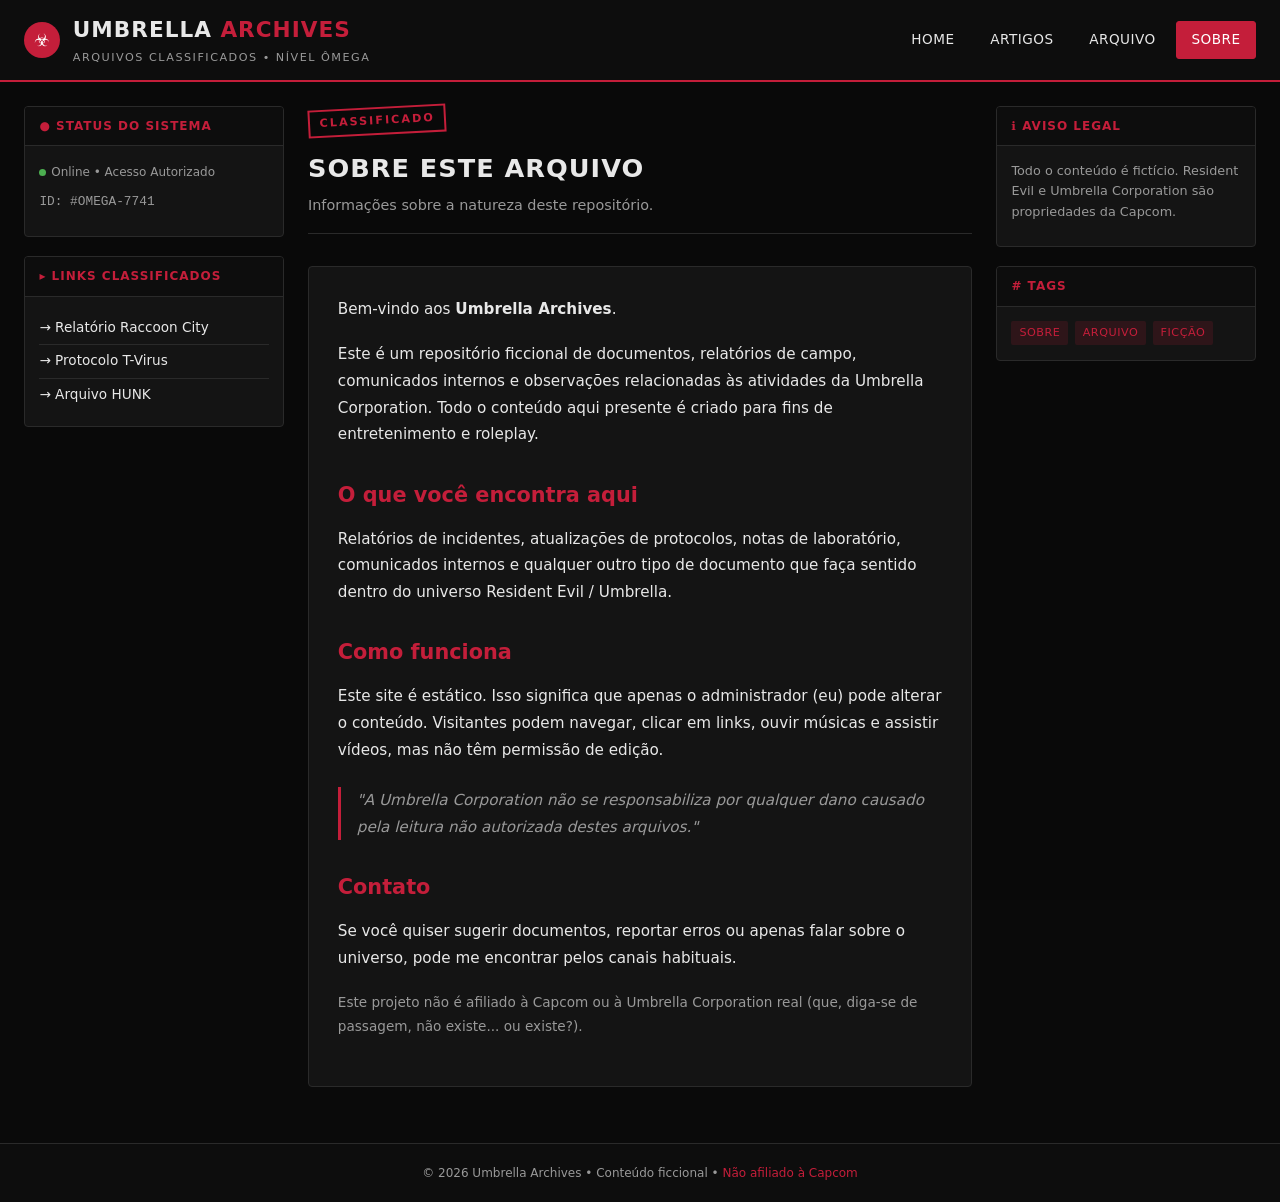
<file: about.html>
<!DOCTYPE html>
<html lang="pt-BR">
<head>
  <meta charset="UTF-8">
  <meta name="viewport" content="width=device-width, initial-scale=1.0">
  <title>Sobre // Umbrella Archives</title>
  <link rel="stylesheet" href="style.css">
  <link rel="icon" href="data:image/svg+xml,<svg xmlns='http://www.w3.org/2000/svg' viewBox='0 0 100 100'><text y='.9em' font-size='90'>☣</text></svg>">
</head>
<body>

  <header class="header">
    <div class="logo-area">
      <div class="logo-symbol">☣</div>
      <div>
        <div class="blog-title">UMBRELLA <span>ARCHIVES</span></div>
        <div class="blog-tagline">Arquivos Classificados • Nível Ômega</div>
      </div>
    </div>

    <button class="menu-toggle" id="menuToggle" aria-label="Menu">☰</button>

    <nav class="nav" id="mainNav">
      <a href="index.html">Home</a>
      <a href="articles.html">Artigos</a>
      <a href="archive.html">Arquivo</a>
      <a href="about.html" class="active">Sobre</a>
    </nav>
  </header>

  <div class="container">

    <!-- Sidebar esquerda (mesma estrutura, pode personalizar) -->
    <aside class="sidebar left">
      <div class="widget">
        <div class="widget-header">● Status do Sistema</div>
        <div class="widget-body">
          <p class="status-online">Online • Acesso Autorizado</p>
          <p class="terminal-text">ID: #OMEGA-7741</p>
        </div>
      </div>

      <div class="widget">
        <div class="widget-header">▸ Links Classificados</div>
        <div class="widget-body link-list">
          <a href="index.html">→ Voltar para Home</a>
          <a href="articles.html">→ Ver Artigos</a>
          <a href="archive.html">→ Arquivo Completo</a>
        </div>
      </div>
    </aside>

    <!-- Conteúdo principal -->
    <main class="content">
      <div class="page-header">
        <div class="classified">CLASSIFICADO</div>
        <h1>Sobre este Arquivo</h1>
        <p>Informações sobre a natureza deste repositório.</p>
      </div>

      <article class="article">
        <div class="article-content">
          <p>
            Bem-vindo aos <strong>Umbrella Archives</strong>.
          </p>
          <p>
            Este é um repositório ficcional de documentos, relatórios de campo, 
            comunicados internos e observações relacionadas às atividades da 
            Umbrella Corporation. Todo o conteúdo aqui presente é criado para 
            fins de entretenimento e roleplay.
          </p>

          <h2>O que você encontra aqui</h2>
          <p>
            Relatórios de incidentes, atualizações de protocolos, notas de laboratório, 
            comunicados internos e qualquer outro tipo de documento que faça sentido 
            dentro do universo Resident Evil / Umbrella.
          </p>

          <h2>Como funciona</h2>
          <p>
            Este site é estático. Isso significa que apenas o administrador (eu) 
            pode alterar o conteúdo. Visitantes podem navegar, clicar em links, 
            ouvir músicas e assistir vídeos, mas não têm permissão de edição.
          </p>

          <blockquote>
            "A Umbrella Corporation não se responsabiliza por qualquer dano 
            causado pela leitura não autorizada destes arquivos."
          </blockquote>

          <h2>Contato</h2>
          <p>
            Se você quiser sugerir documentos, reportar erros ou apenas falar 
            sobre o universo, pode me encontrar pelos canais habituais.
          </p>

          <p class="mt-2" style="font-size:0.85rem;color:var(--text-muted);">
            Este projeto não é afiliado à Capcom ou à Umbrella Corporation real 
            (que, diga-se de passagem, não existe... ou existe?).
          </p>
        </div>
      </article>
    </main>

    <!-- Sidebar direita -->
    <aside class="sidebar right">
      <div class="widget">
        <div class="widget-header">ℹ Aviso Legal</div>
        <div class="widget-body">
          <p style="font-size:0.8rem;">
            Todo o conteúdo é fictício. Resident Evil e Umbrella Corporation 
            são propriedades da Capcom.
          </p>
        </div>
      </div>

      <div class="widget">
        <div class="widget-header"># Tags</div>
        <div class="widget-body">
          <div class="post-tags">
            <span class="tag">Sobre</span>
            <span class="tag">Arquivo</span>
            <span class="tag">Ficção</span>
          </div>
        </div>
      </div>
    </aside>
  </div>

  <footer class="footer">
    <p>
      © 2026 Umbrella Archives • Conteúdo ficcional • 
      <span class="text-accent">Não afiliado à Capcom</span>
    </p>
  </footer>

  <script src="config.js"></script>
  <script src="script.js"></script>
</body>
</html>
</file>
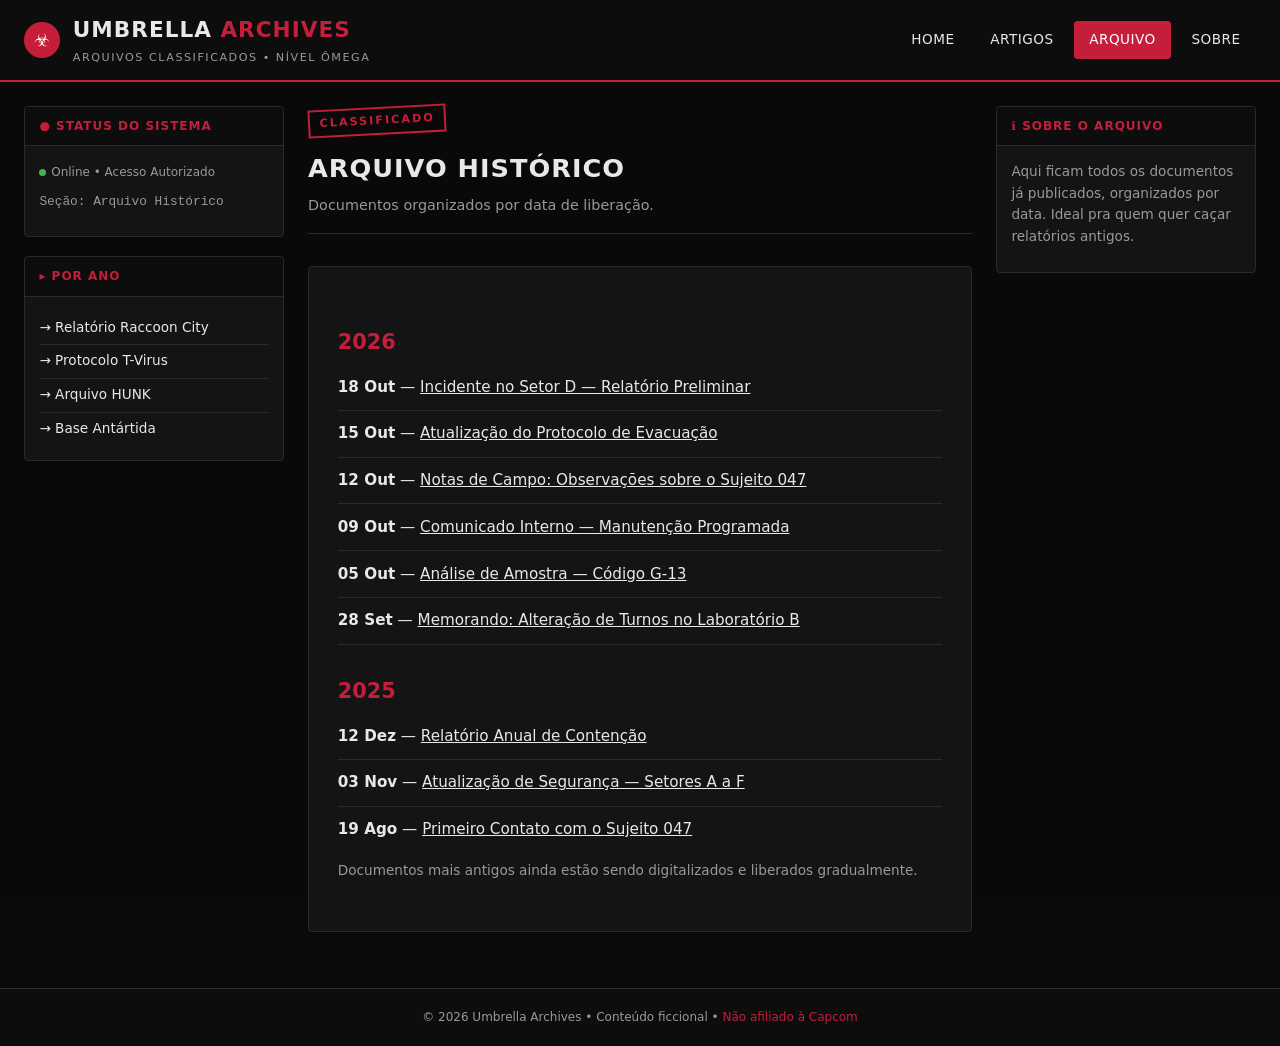
<file: archive.html>
<!DOCTYPE html>
<html lang="pt-BR">
<head>
  <meta charset="UTF-8">
  <meta name="viewport" content="width=device-width, initial-scale=1.0">
  <title>Arquivo // Umbrella Archives</title>
  <link rel="stylesheet" href="style.css">
  <link rel="icon" href="data:image/svg+xml,<svg xmlns='http://www.w3.org/2000/svg' viewBox='0 0 100 100'><text y='.9em' font-size='90'>☣</text></svg>">
</head>
<body>

  <header class="header">
    <div class="logo-area">
      <div class="logo-symbol">☣</div>
      <div>
        <div class="blog-title">UMBRELLA <span>ARCHIVES</span></div>
        <div class="blog-tagline">Arquivos Classificados • Nível Ômega</div>
      </div>
    </div>

    <button class="menu-toggle" id="menuToggle" aria-label="Menu">☰</button>

    <nav class="nav" id="mainNav">
      <a href="index.html">Home</a>
      <a href="articles.html">Artigos</a>
      <a href="archive.html" class="active">Arquivo</a>
      <a href="about.html">Sobre</a>
    </nav>
  </header>

  <div class="container">

    <aside class="sidebar left">
      <div class="widget">
        <div class="widget-header">● Status do Sistema</div>
        <div class="widget-body">
          <p class="status-online">Online • Acesso Autorizado</p>
          <p class="terminal-text">Seção: Arquivo Histórico</p>
        </div>
      </div>

      <div class="widget">
        <div class="widget-header">▸ Por Ano</div>
        <div class="widget-body link-list">
          <a href="#">→ 2026</a>
          <a href="#">→ 2025</a>
          <a href="#">→ 2024</a>
          <a href="#">→ Anteriores</a>
        </div>
      </div>
    </aside>

    <main class="content">
      <div class="page-header">
        <div class="classified">CLASSIFICADO</div>
        <h1>Arquivo Histórico</h1>
        <p>Documentos organizados por data de liberação.</p>
      </div>

      <article class="article">
        <div class="article-content">
          <h2>2026</h2>
          <ul style="list-style:none;margin-bottom:1.5rem;">
            <li style="margin-bottom:0.6rem;padding-bottom:0.6rem;border-bottom:1px solid var(--border);">
              <strong>18 Out</strong> — <a href="#" style="color:var(--text);">Incidente no Setor D — Relatório Preliminar</a>
            </li>
            <li style="margin-bottom:0.6rem;padding-bottom:0.6rem;border-bottom:1px solid var(--border);">
              <strong>15 Out</strong> — <a href="#" style="color:var(--text);">Atualização do Protocolo de Evacuação</a>
            </li>
            <li style="margin-bottom:0.6rem;padding-bottom:0.6rem;border-bottom:1px solid var(--border);">
              <strong>12 Out</strong> — <a href="#" style="color:var(--text);">Notas de Campo: Observações sobre o Sujeito 047</a>
            </li>
            <li style="margin-bottom:0.6rem;padding-bottom:0.6rem;border-bottom:1px solid var(--border);">
              <strong>09 Out</strong> — <a href="#" style="color:var(--text);">Comunicado Interno — Manutenção Programada</a>
            </li>
            <li style="margin-bottom:0.6rem;padding-bottom:0.6rem;border-bottom:1px solid var(--border);">
              <strong>05 Out</strong> — <a href="#" style="color:var(--text);">Análise de Amostra — Código G-13</a>
            </li>
            <li style="margin-bottom:0.6rem;padding-bottom:0.6rem;border-bottom:1px solid var(--border);">
              <strong>28 Set</strong> — <a href="#" style="color:var(--text);">Memorando: Alteração de Turnos no Laboratório B</a>
            </li>
          </ul>

          <h2>2025</h2>
          <ul style="list-style:none;">
            <li style="margin-bottom:0.6rem;padding-bottom:0.6rem;border-bottom:1px solid var(--border);">
              <strong>12 Dez</strong> — <a href="#" style="color:var(--text);">Relatório Anual de Contenção</a>
            </li>
            <li style="margin-bottom:0.6rem;padding-bottom:0.6rem;border-bottom:1px solid var(--border);">
              <strong>03 Nov</strong> — <a href="#" style="color:var(--text);">Atualização de Segurança — Setores A a F</a>
            </li>
            <li style="margin-bottom:0.6rem;">
              <strong>19 Ago</strong> — <a href="#" style="color:var(--text);">Primeiro Contato com o Sujeito 047</a>
            </li>
          </ul>

          <p class="mt-2" style="font-size:0.85rem;color:var(--text-muted);">
            Documentos mais antigos ainda estão sendo digitalizados e liberados gradualmente.
          </p>
        </div>
      </article>
    </main>

    <aside class="sidebar right">
      <div class="widget">
        <div class="widget-header">ℹ Sobre o Arquivo</div>
        <div class="widget-body">
          <p style="font-size:0.85rem;">
            Aqui ficam todos os documentos já publicados, organizados por data.
            Ideal pra quem quer caçar relatórios antigos.
          </p>
        </div>
      </div>
    </aside>
  </div>

  <footer class="footer">
    <p>
      © 2026 Umbrella Archives • Conteúdo ficcional • 
      <span class="text-accent">Não afiliado à Capcom</span>
    </p>
  </footer>

  <script src="config.js"></script>
  <script src="script.js"></script>
</body>
</html>
</file>
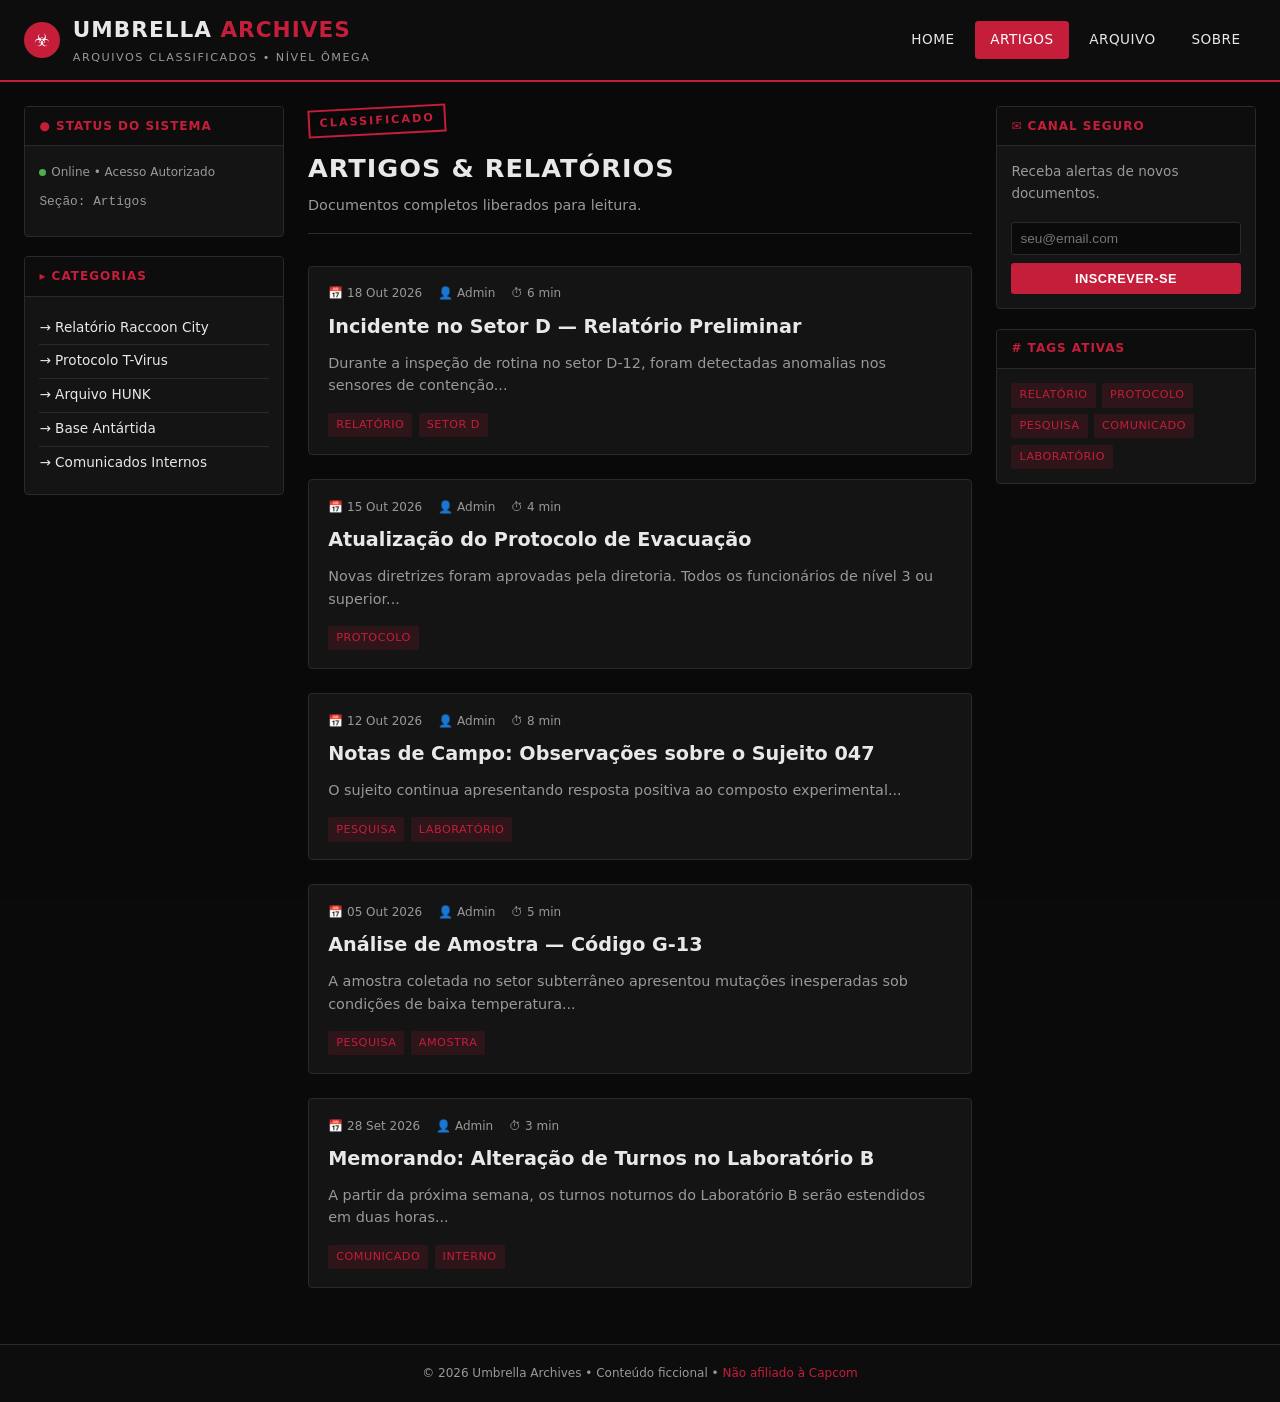
<file: articles.html>
<!DOCTYPE html>
<html lang="pt-BR">
<head>
  <meta charset="UTF-8">
  <meta name="viewport" content="width=device-width, initial-scale=1.0">
  <title>Artigos // Umbrella Archives</title>
  <link rel="stylesheet" href="style.css">
  <link rel="icon" href="data:image/svg+xml,<svg xmlns='http://www.w3.org/2000/svg' viewBox='0 0 100 100'><text y='.9em' font-size='90'>☣</text></svg>">
</head>
<body>

  <header class="header">
    <div class="logo-area">
      <div class="logo-symbol">☣</div>
      <div>
        <div class="blog-title">UMBRELLA <span>ARCHIVES</span></div>
        <div class="blog-tagline">Arquivos Classificados • Nível Ômega</div>
      </div>
    </div>

    <button class="menu-toggle" id="menuToggle" aria-label="Menu">☰</button>

    <nav class="nav" id="mainNav">
      <a href="index.html">Home</a>
      <a href="articles.html" class="active">Artigos</a>
      <a href="archive.html">Arquivo</a>
      <a href="about.html">Sobre</a>
    </nav>
  </header>

  <div class="container">

    <aside class="sidebar left">
      <div class="widget">
        <div class="widget-header">● Status do Sistema</div>
        <div class="widget-body">
          <p class="status-online">Online • Acesso Autorizado</p>
          <p class="terminal-text">Seção: Artigos</p>
        </div>
      </div>

      <div class="widget">
        <div class="widget-header">▸ Categorias</div>
        <div class="widget-body link-list">
          <a href="#">→ Relatórios de Campo</a>
          <a href="#">→ Protocolos</a>
          <a href="#">→ Pesquisa</a>
          <a href="#">→ Comunicados</a>
          <a href="#">→ Notas de Laboratório</a>
        </div>
      </div>
    </aside>

    <main class="content">
      <div class="page-header">
        <div class="classified">CLASSIFICADO</div>
        <h1>Artigos & Relatórios</h1>
        <p>Documentos completos liberados para leitura.</p>
      </div>

      <!-- Lista de artigos (pode adicionar mais cards aqui) -->
      <article class="post-card">
        <div class="post-card-body">
          <div class="post-meta">
            <span>📅 18 Out 2026</span>
            <span>👤 Admin</span>
            <span>⏱ 6 min</span>
          </div>
          <h2><a href="#">Incidente no Setor D — Relatório Preliminar</a></h2>
          <p class="post-excerpt">
            Durante a inspeção de rotina no setor D-12, foram detectadas anomalias nos sensores de contenção...
          </p>
          <div class="post-tags">
            <span class="tag">Relatório</span>
            <span class="tag">Setor D</span>
          </div>
        </div>
      </article>

      <article class="post-card">
        <div class="post-card-body">
          <div class="post-meta">
            <span>📅 15 Out 2026</span>
            <span>👤 Admin</span>
            <span>⏱ 4 min</span>
          </div>
          <h2><a href="#">Atualização do Protocolo de Evacuação</a></h2>
          <p class="post-excerpt">
            Novas diretrizes foram aprovadas pela diretoria. Todos os funcionários de nível 3 ou superior...
          </p>
          <div class="post-tags">
            <span class="tag">Protocolo</span>
          </div>
        </div>
      </article>

      <article class="post-card">
        <div class="post-card-body">
          <div class="post-meta">
            <span>📅 12 Out 2026</span>
            <span>👤 Admin</span>
            <span>⏱ 8 min</span>
          </div>
          <h2><a href="#">Notas de Campo: Observações sobre o Sujeito 047</a></h2>
          <p class="post-excerpt">
            O sujeito continua apresentando resposta positiva ao composto experimental...
          </p>
          <div class="post-tags">
            <span class="tag">Pesquisa</span>
            <span class="tag">Laboratório</span>
          </div>
        </div>
      </article>

      <article class="post-card">
        <div class="post-card-body">
          <div class="post-meta">
            <span>📅 05 Out 2026</span>
            <span>👤 Admin</span>
            <span>⏱ 5 min</span>
          </div>
          <h2><a href="#">Análise de Amostra — Código G-13</a></h2>
          <p class="post-excerpt">
            A amostra coletada no setor subterrâneo apresentou mutações inesperadas sob condições de baixa temperatura...
          </p>
          <div class="post-tags">
            <span class="tag">Pesquisa</span>
            <span class="tag">Amostra</span>
          </div>
        </div>
      </article>

      <article class="post-card">
        <div class="post-card-body">
          <div class="post-meta">
            <span>📅 28 Set 2026</span>
            <span>👤 Admin</span>
            <span>⏱ 3 min</span>
          </div>
          <h2><a href="#">Memorando: Alteração de Turnos no Laboratório B</a></h2>
          <p class="post-excerpt">
            A partir da próxima semana, os turnos noturnos do Laboratório B serão estendidos em duas horas...
          </p>
          <div class="post-tags">
            <span class="tag">Comunicado</span>
            <span class="tag">Interno</span>
          </div>
        </div>
      </article>

    </main>

    <aside class="sidebar right">
      <div class="widget">
        <div class="widget-header">✉ Canal Seguro</div>
        <div class="widget-body">
          <p>Receba alertas de novos documentos.</p>
          <input type="email" placeholder="seu@email.com" 
                 style="width:100%;padding:0.5rem;margin:0.5rem 0;background:#0a0a0a;border:1px solid var(--border);color:var(--text);border-radius:3px;font-size:0.85rem;">
          <button class="btn" style="width:100%;">Inscrever-se</button>
        </div>
      </div>

      <div class="widget">
        <div class="widget-header"># Tags Ativas</div>
        <div class="widget-body">
          <div class="post-tags">
            <span class="tag">Relatório</span>
            <span class="tag">Protocolo</span>
            <span class="tag">Pesquisa</span>
            <span class="tag">Comunicado</span>
            <span class="tag">Laboratório</span>
          </div>
        </div>
      </div>
    </aside>
  </div>

  <footer class="footer">
    <p>
      © 2026 Umbrella Archives • Conteúdo ficcional • 
      <span class="text-accent">Não afiliado à Capcom</span>
    </p>
  </footer>

  <script src="config.js"></script>
  <script src="script.js"></script>
</body>
</html>
</file>
<file: style.css>
/* ============================================================
   UMBRELLA ARCHIVES - ESTILO PRINCIPAL
   ============================================================
   EDITE AQUI PRA MUDAR CORES, FONTES E FUNDO DO SITE INTEIRO
   ============================================================ */

:root {
  /* CORES PRINCIPAIS - mude esses valores */
  --bg: #0a0a0a;              /* fundo geral */
  --bg-secondary: #111111;    /* cards e sidebars */
  --text: #e8e8e8;            /* texto principal */
  --text-muted: #999999;      /* texto secundário */
  --accent: #c41e3a;          /* vermelho Umbrella */
  --accent-hover: #ff2a4a;    /* vermelho no hover */
  --border: #2a2a2a;          /* bordas */
  --card-bg: #141414;         /* fundo dos posts */
  --header-bg: #0d0d0d;       /* fundo do header */

  /* FONTES - troque pelos nomes das fontes que quiser */
  --font-main: 'Segoe UI', system-ui, -apple-system, sans-serif;
  --font-heading: 'Segoe UI', system-ui, sans-serif;
  --font-mono: 'Courier New', Courier, monospace;

  /* FUNDO - pode colocar uma imagem aqui */
  --bg-image: none;           /* exemplo: url('sua-imagem.jpg') */
  --bg-overlay: rgba(10, 10, 10, 0.85); /* escurece a imagem de fundo */
}

/* Reset e base */
* {
  margin: 0;
  padding: 0;
  box-sizing: border-box;
}

html {
  scroll-behavior: smooth;
}

body {
  font-family: var(--font-main);
  background-color: var(--bg);
  background-image: var(--bg-image);
  background-size: cover;
  background-attachment: fixed;
  background-position: center;
  color: var(--text);
  line-height: 1.6;
  min-height: 100vh;
  position: relative;
}

/* Overlay escuro se tiver imagem de fundo */
body::before {
  content: '';
  position: fixed;
  inset: 0;
  background: var(--bg-overlay);
  z-index: -1;
  pointer-events: none;
}

/* ========== HEADER ========== */
.header {
  background: var(--header-bg);
  border-bottom: 2px solid var(--accent);
  padding: 0.8rem 1.5rem;
  position: sticky;
  top: 0;
  z-index: 100;
  display: flex;
  align-items: center;
  justify-content: space-between;
  gap: 1rem;
  flex-wrap: wrap;
}

.logo-area {
  display: flex;
  align-items: center;
  gap: 0.8rem;
}

.logo-symbol {
  width: 36px;
  height: 36px;
  background: var(--accent);
  border-radius: 50%;
  display: flex;
  align-items: center;
  justify-content: center;
  font-weight: bold;
  font-size: 1.1rem;
  color: white;
  flex-shrink: 0;
}

.blog-title {
  font-family: var(--font-heading);
  font-size: 1.35rem;
  font-weight: 700;
  letter-spacing: 1px;
  color: var(--text);
  text-transform: uppercase;
}

.blog-title span {
  color: var(--accent);
}

.blog-tagline {
  font-size: 0.7rem;
  color: var(--text-muted);
  letter-spacing: 1.5px;
  text-transform: uppercase;
  margin-top: 2px;
}

/* Nav */
.nav {
  display: flex;
  gap: 0.3rem;
  flex-wrap: wrap;
}

.nav a {
  color: var(--text);
  text-decoration: none;
  padding: 0.45rem 0.9rem;
  font-size: 0.85rem;
  font-weight: 500;
  border: 1px solid transparent;
  border-radius: 3px;
  transition: all 0.2s;
  text-transform: uppercase;
  letter-spacing: 0.5px;
}

.nav a:hover,
.nav a.active {
  background: var(--accent);
  color: white;
  border-color: var(--accent);
}

/* Botão menu mobile */
.menu-toggle {
  display: none;
  background: none;
  border: 1px solid var(--accent);
  color: var(--accent);
  padding: 0.4rem 0.7rem;
  font-size: 1.1rem;
  cursor: pointer;
  border-radius: 3px;
}

/* ========== LAYOUT PRINCIPAL ========== */
.container {
  display: grid;
  grid-template-columns: 260px 1fr 260px;
  gap: 1.5rem;
  max-width: 1400px;
  margin: 0 auto;
  padding: 1.5rem;
  min-height: calc(100vh - 140px);
}

/* Sidebars */
.sidebar {
  display: flex;
  flex-direction: column;
  gap: 1.2rem;
}

.widget {
  background: var(--card-bg);
  border: 1px solid var(--border);
  border-radius: 4px;
  overflow: hidden;
}

.widget-header {
  background: var(--header-bg);
  padding: 0.6rem 0.9rem;
  font-size: 0.75rem;
  font-weight: 700;
  text-transform: uppercase;
  letter-spacing: 1px;
  color: var(--accent);
  border-bottom: 1px solid var(--border);
  display: flex;
  align-items: center;
  gap: 0.4rem;
}

.widget-body {
  padding: 0.9rem;
  font-size: 0.85rem;
}

.widget-body p {
  margin-bottom: 0.6rem;
  color: var(--text-muted);
}

.widget-body ul {
  list-style: none;
}

.widget-body ul li {
  margin-bottom: 0.4rem;
}

.widget-body a {
  color: var(--text);
  text-decoration: none;
  transition: color 0.2s;
}

.widget-body a:hover {
  color: var(--accent);
}

/* Botões genéricos */
.btn {
  display: inline-block;
  background: var(--accent);
  color: white;
  border: none;
  padding: 0.5rem 1rem;
  font-size: 0.8rem;
  font-weight: 600;
  text-transform: uppercase;
  letter-spacing: 0.5px;
  border-radius: 3px;
  cursor: pointer;
  text-decoration: none;
  transition: background 0.2s;
}

.btn:hover {
  background: var(--accent-hover);
}

.btn-outline {
  background: transparent;
  border: 1px solid var(--accent);
  color: var(--accent);
}

.btn-outline:hover {
  background: var(--accent);
  color: white;
}

/* ========== CONTEÚDO CENTRAL ========== */
.content {
  display: flex;
  flex-direction: column;
  gap: 1.5rem;
}

.page-header {
  border-bottom: 1px solid var(--border);
  padding-bottom: 1rem;
  margin-bottom: 0.5rem;
}

.page-header h1 {
  font-family: var(--font-heading);
  font-size: 1.6rem;
  font-weight: 700;
  text-transform: uppercase;
  letter-spacing: 1px;
  margin-bottom: 0.3rem;
}

.page-header p {
  color: var(--text-muted);
  font-size: 0.9rem;
}

/* Cards de posts */
.post-card {
  background: var(--card-bg);
  border: 1px solid var(--border);
  border-radius: 4px;
  overflow: hidden;
  transition: border-color 0.2s;
}

.post-card:hover {
  border-color: var(--accent);
}

.post-card-image {
  width: 100%;
  height: 180px;
  object-fit: cover;
  background: #1a1a1a;
  display: block;
}

.post-card-body {
  padding: 1.1rem 1.2rem;
}

.post-meta {
  font-size: 0.75rem;
  color: var(--text-muted);
  margin-bottom: 0.5rem;
  display: flex;
  gap: 1rem;
  flex-wrap: wrap;
}

.post-meta span {
  display: flex;
  align-items: center;
  gap: 0.3rem;
}

.post-card h2 {
  font-size: 1.2rem;
  margin-bottom: 0.6rem;
  font-family: var(--font-heading);
}

.post-card h2 a {
  color: var(--text);
  text-decoration: none;
  transition: color 0.2s;
}

.post-card h2 a:hover {
  color: var(--accent);
}

.post-excerpt {
  color: var(--text-muted);
  font-size: 0.9rem;
  margin-bottom: 1rem;
  line-height: 1.55;
}

.post-tags {
  display: flex;
  gap: 0.4rem;
  flex-wrap: wrap;
}

.tag {
  font-size: 0.7rem;
  padding: 0.2rem 0.5rem;
  background: rgba(196, 30, 58, 0.15);
  color: var(--accent);
  border-radius: 2px;
  text-transform: uppercase;
  letter-spacing: 0.5px;
}

/* Post individual (página de artigo) */
.article {
  background: var(--card-bg);
  border: 1px solid var(--border);
  border-radius: 4px;
  padding: 1.8rem;
}

.article h1 {
  font-size: 1.8rem;
  margin-bottom: 0.8rem;
  line-height: 1.3;
}

.article .post-meta {
  margin-bottom: 1.5rem;
  padding-bottom: 1rem;
  border-bottom: 1px solid var(--border);
}

.article-content {
  font-size: 0.95rem;
  line-height: 1.75;
}

.article-content p {
  margin-bottom: 1.2rem;
}

.article-content h2 {
  font-size: 1.3rem;
  margin: 1.8rem 0 0.8rem;
  color: var(--accent);
}

.article-content img {
  max-width: 100%;
  border-radius: 4px;
  margin: 1rem 0;
}

.article-content blockquote {
  border-left: 3px solid var(--accent);
  padding-left: 1rem;
  margin: 1.5rem 0;
  color: var(--text-muted);
  font-style: italic;
}

/* Classified stamp */
.classified {
  display: inline-block;
  border: 2px solid var(--accent);
  color: var(--accent);
  padding: 0.2rem 0.6rem;
  font-size: 0.7rem;
  font-weight: 700;
  letter-spacing: 2px;
  text-transform: uppercase;
  transform: rotate(-3deg);
  margin-bottom: 0.8rem;
}

/* ========== FOOTER ========== */
.footer {
  background: var(--header-bg);
  border-top: 1px solid var(--border);
  padding: 1.2rem 1.5rem;
  text-align: center;
  font-size: 0.75rem;
  color: var(--text-muted);
  margin-top: 2rem;
}

.footer a {
  color: var(--accent);
  text-decoration: none;
}

/* ========== WIDGETS ESPECÍFICOS ========== */
.music-player {
  display: flex;
  flex-direction: column;
  gap: 0.6rem;
}

.music-player audio {
  width: 100%;
  height: 32px;
}

.music-info {
  font-size: 0.8rem;
  color: var(--text-muted);
}

.photo-grid {
  display: grid;
  grid-template-columns: 1fr 1fr;
  gap: 0.4rem;
}

.photo-grid img {
  width: 100%;
  aspect-ratio: 1;
  object-fit: cover;
  border-radius: 2px;
  cursor: pointer;
  transition: opacity 0.2s;
}

.photo-grid img:hover {
  opacity: 0.8;
}

.video-embed {
  position: relative;
  padding-bottom: 56.25%;
  height: 0;
  overflow: hidden;
  border-radius: 3px;
}

.video-embed iframe,
.video-embed video {
  position: absolute;
  top: 0;
  left: 0;
  width: 100%;
  height: 100%;
  border: none;
}

.status-online {
  display: inline-flex;
  align-items: center;
  gap: 0.3rem;
  font-size: 0.75rem;
  color: #4caf50;
}

.status-online::before {
  content: '';
  width: 7px;
  height: 7px;
  background: #4caf50;
  border-radius: 50%;
}

/* Links list */
.link-list a {
  display: block;
  padding: 0.35rem 0;
  border-bottom: 1px solid var(--border);
  font-size: 0.85rem;
}

.link-list a:last-child {
  border-bottom: none;
}

/* ========== RESPONSIVO ========== */
@media (max-width: 1100px) {
  .container {
    grid-template-columns: 220px 1fr 220px;
    gap: 1rem;
    padding: 1rem;
  }
}

@media (max-width: 900px) {
  .container {
    grid-template-columns: 1fr;
  }

  .sidebar {
    order: 2;
  }

  .content {
    order: 1;
  }

  .sidebar.left {
    display: grid;
    grid-template-columns: 1fr 1fr;
    gap: 1rem;
  }

  .sidebar.right {
    display: grid;
    grid-template-columns: 1fr 1fr;
    gap: 1rem;
  }
}

@media (max-width: 600px) {
  .header {
    padding: 0.7rem 1rem;
  }

  .blog-title {
    font-size: 1.1rem;
  }

  .menu-toggle {
    display: block;
  }

  .nav {
    display: none;
    width: 100%;
    flex-direction: column;
    gap: 0.2rem;
    margin-top: 0.5rem;
  }

  .nav.open {
    display: flex;
  }

  .nav a {
    padding: 0.6rem 0.8rem;
  }

  .sidebar.left,
  .sidebar.right {
    grid-template-columns: 1fr;
  }

  .page-header h1 {
    font-size: 1.3rem;
  }

  .article {
    padding: 1.2rem;
  }

  .article h1 {
    font-size: 1.4rem;
  }
}

/* Utilitários */
.text-accent {
  color: var(--accent);
}

.mt-1 { margin-top: 0.5rem; }
.mt-2 { margin-top: 1rem; }
.mb-1 { margin-bottom: 0.5rem; }
.mb-2 { margin-bottom: 1rem; }

.divider {
  height: 1px;
  background: var(--border);
  margin: 1rem 0;
}

/* Efeito sutil de terminal */
.terminal-text {
  font-family: var(--font-mono);
  font-size: 0.8rem;
  color: var(--accent);
}
</file>
